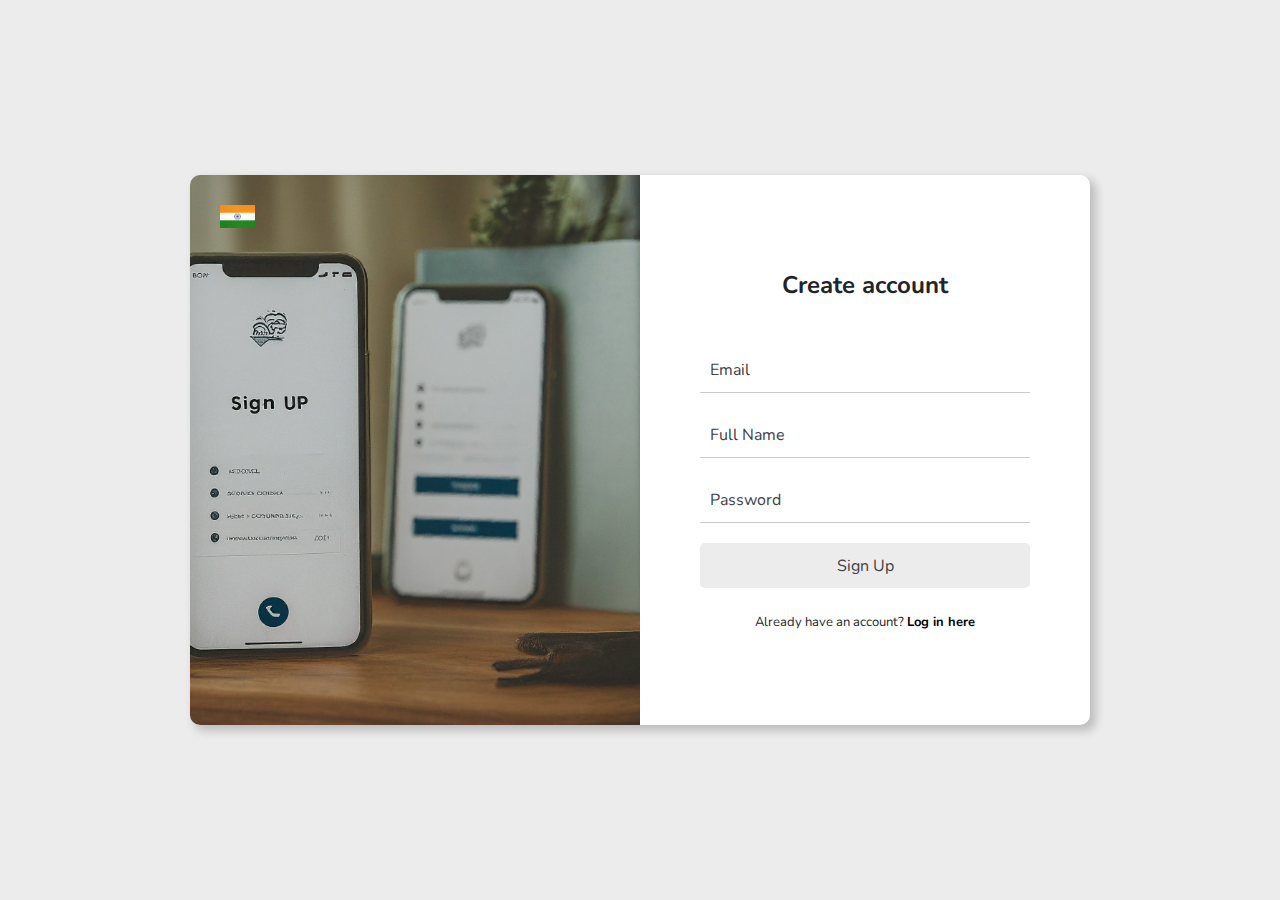
<file: index.html>
<!DOCTYPE html>
<html lang="en">
<head>
    <meta charset="UTF-8">
    <meta http-equiv="X-UA-Compatible" content="IE=edge">
    <meta name="viewport" content="width=device-width, initial-scale=1.0">
    <link rel="stylesheet" href="style.css">
    <link rel="stylesheet" href="https://cdn.jsdelivr.net/npm/bootstrap@5.2.3/dist/css/bootstrap.min.css">
    <title>IGNITE07</title>
</head>
<body>
    <div class="wrapper">
        <div class="container main">
            <div class="row">
                <div class="col-md-6 side-image">
                    <!-------Image-------->
                    <img src="1.jpg" alt="">
                    <div class="text">
                        <p> <i></i></p>
                    </div>
                </div>
                
                <div class="col-md-6 right">
                     <div class="input-box">
                        <header>Create account</header>
                        <div class="input-field">
                            <input type="text" class="input" id="email" required autocomplete="off">
                            <label for="email">Email</label>
                        </div>
                        <div class="input-field">
                            <input type="FullName" class="input" id="fullname" required>
                            <label for="FullName">Full Name</label>
                        </div>
                        <div class="input-field">
                            <input type="password" class="input" id="password" required>
                            <label for="password">Password</label>
                        </div>
                        
                        <div class="input-field">
                            <a href="login.html">
                            <input type="submit" class="submit" value="Sign Up">
                        </a> 
                        </div>
                        <div class="signin">
                            <span>Already have an account? <a href="login.html">Log in here</a></span>
                        </div>
                     </div>
                </div>
            </div>
        </div>
    </div>
</body>
</html>
</file>
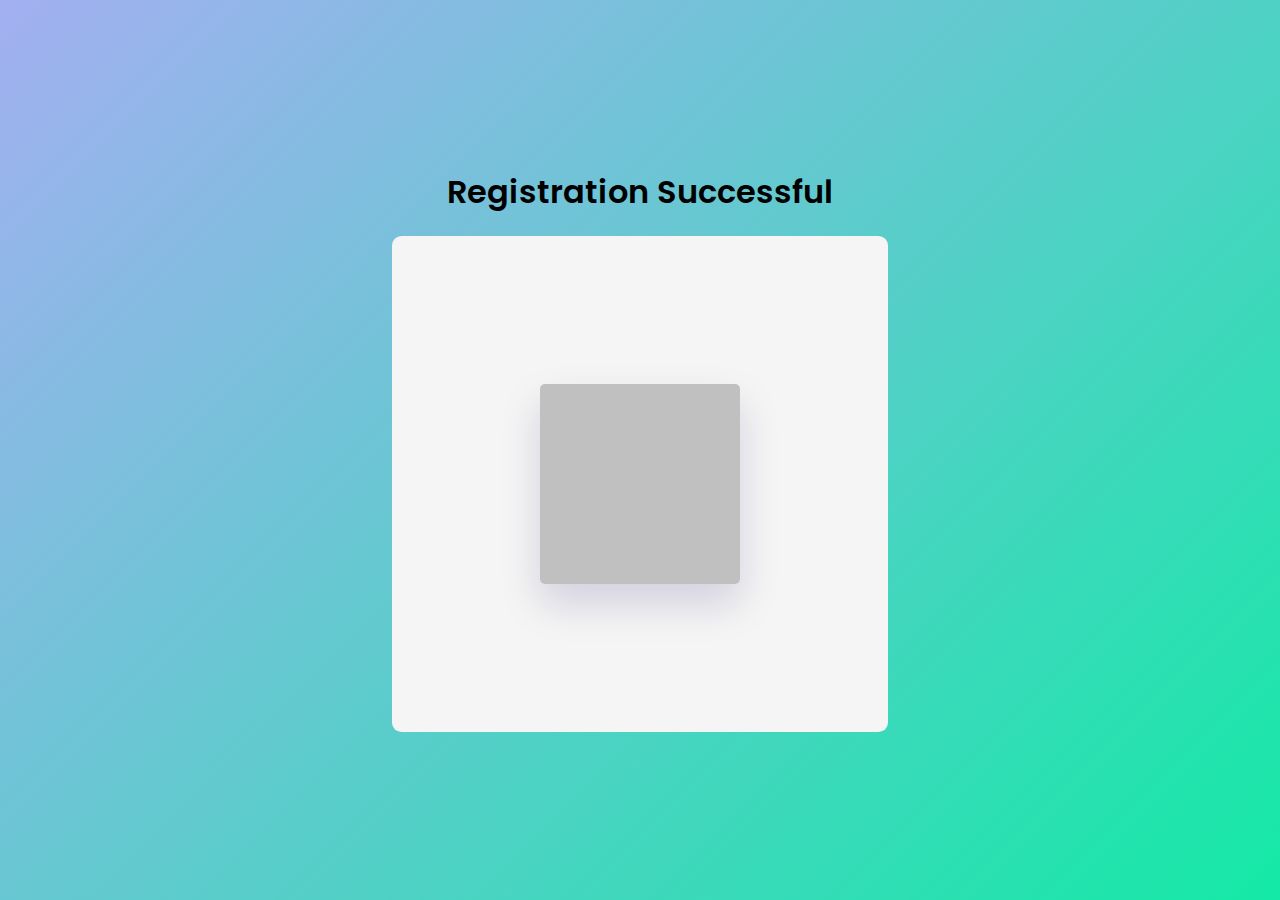
<file: scratchcard.html>
<!DOCTYPE html>
<html lang="en">
<head>
  <meta name="viewport" content="width=device-width, initial-scale=1.0" />
  <title>Scratch Card</title>
  <!-- Google Fonts -->
  <link href="https://fonts.googleapis.com/css2?family=Poppins:wght@400;600&display=swap" rel="stylesheet" />
  <!-- Stylesheet -->
  <link rel="stylesheet" href="scratchcard.css" />
</head>
<body>
  <header>Registration Successful</header>
  <div class="container">
    <!-- <div class="scratch-message">Please scratch it to win an exclusive reward</div> -->
    <div class="base">
      <h5>You Won</h5>
      <h3>10% Off On Java Course</h3>
      <h4>Redeem Code- IGNITE07</h4>
    </div>
    <canvas id="scratch" width="200" height="200"></canvas>
  </div>
  <!-- Script -->
  <script src="scratchcard.js"></script>
</body>
</html>
</file>
<file: style.css>
/* @import url('https://fonts.googleapis.com/css2?family=Nunito:wght@400;600;800&display=swap'); 

*{
    font-family: 'Poppins', sans-serif;
}
.wrapper{
    background: #ececec;
    padding: 0 20px 0 20px;
}
.main{
    display: flex;
    justify-content: center;
    align-items: center;
    min-height: 100vh;
}
.row{
    width: 900px;
    height: 550px;
    border-radius: 10px;
    background: #fff;
    box-shadow: 5px 5px 10px 1px rgba(0,0,0,0.2);
}
.side-image{
    background-image: url("images/2.jpg");
    background-position: center;
    background-size: cover;
    background-repeat: no-repeat;
    position: relative;
    border-radius: 10px 0 0 10px;
}
img{
    width: 35px;
    position: absolute;
    top: 30px;
    left: 30px;
}
.text{
    position: absolute;
    top: 50%;
    left: 50%;
    transform: translate(-50%, -50%);
}
.text p{
    color: #fff;
    font-size: 18px;
}
i{
    font-weight: 400;
    font-size: 15px;
}
.right{
    display: flex;
    justify-content: center;
    align-items: center;
    position: relative;
}
.input-box{
    width: 330px;
    box-sizing: border-box;
}
.input-box header{
    font-weight: 700;
    text-align: center;
    margin-bottom: 45px;
}
.input-field{
    display: flex;
    flex-direction: column;
    position: relative;
    padding: 0 10px 0 10px;
}
.input{
    height: 45px;
    width: 100%;
    background: transparent;
    border: none;
    border-bottom: 1px solid rgba(0,0,0,0.2);
    outline: none;
    margin-bottom: 20px;
    color: #40414a;
}
.input-box .input-field label{
    position: absolute;
    top: 10px;
    left: 10px;
    pointer-events: none;
    transition: .5s;
}
.input-field .input:focus ~ label{
    top: -10px;
    font-size: 13px;
}
.input-field .input:valid ~ label{
    top: -10px;
    font-size: 13px;
    color: #5d5076;
}
.input-field .input:focus, .input-field .input:valid{
    border-bottom: 1px solid #743ae1;
}
.submit{
    border: none;
    outline: none;
    height: 45px;
    background: #ececec;
    border-radius: 5px;
    transition: .4s;
}
.submit:hover{
    background: rgba(37, 95, 156,0.9);
    color: #fff;
}
.signin{
    text-align: center;
    font-size: small;
    margin-top: 25px;
}
span a{
    text-decoration: none;
    font-weight: 700;
    color: #000;
    transition: .5s;
}
span a:hover{
    text-decoration: underline;
    color: #000;
}
@media only screen and (max-width: 768px){
    .side-image{
        border-radius: 10px 10px 0 0;
    }
    img{
        width: 35px;
        position: absolute;
        top: 20px;
        left: 47%;
    }
    .text{
        position: absolute;
        top: 70%;
        text-align: center;
    }
    .text p,i{
        font-size: 17px;
    }
    .row{
        max-width: 420px;
        width: 100%;
    }
/* }  */

@import url('https://fonts.googleapis.com/css2?family=Nunito:wght@400;600;800&display=swap');

* {
    font-family: 'Nunito', sans-serif; /* Changed to Nunito */
    margin: 0;
    padding: 0;
    box-sizing: border-box;
}

.wrapper {
    background: #ececec;
    padding: 0 20px;
}

.main {
    display: flex;
    justify-content: center;
    align-items: center;
    min-height: 100vh;
}

.row {
    width: 900px;
    max-width: 100%;
    height: 550px;
    border-radius: 10px;
    background: #fff;
    box-shadow: 5px 5px 10px 1px rgba(0, 0, 0, 0.2);
    display: flex;
}

.side-image {
    background-image: url("Signup.jpeg");
    background-position: center;
    background-size: cover;
    background-repeat: no-repeat;
    position: relative;
    border-radius: 10px 0 0 10px;
    flex: 1;
}

img {
    width: 35px;
    position: absolute;
    top: 30px;
    left: 30px;
}

.text {
    position: absolute;
    top: 50%;
    left: 50%;
    transform: translate(-50%, -50%);
    text-align: center;
}

.text p {
    color: #fff;
    font-size: 18px;
    margin-bottom: 10px;
}

i {
    font-weight: 400;
    font-size: 15px;
}

.right {
    display: flex;
    justify-content: center;
    align-items: center;
    position: relative;
    flex: 1;
    padding: 20px;
}

.input-box {
    width: 100%;
    max-width: 330px;
    margin: auto;
}

.input-box header {
    font-weight: 700;
    text-align: center;
    margin-bottom: 45px;
    font-size: 1.5rem;
}

.input-field {
    position: relative;
    margin-bottom: 20px;
}

.input-field label {
    position: absolute;
    top: 10px;
    left: 10px;
    pointer-events: none;
    transition: .5s;
    color: #40414a;
}

.input {
    height: 45px;
    width: 100%;
    background: transparent;
    border: none;
    border-bottom: 1px solid rgba(0, 0, 0, 0.2);
    outline: none;
    color: #40414a;
    font-size: 1rem;
    padding: 0 10px;
}

.input-field .input:focus ~ label,
.input-field .input:valid ~ label {
    top: -10px;
    font-size: 13px;
    color: #5d5076;
}

.input-field .input:focus,
.input-field .input:valid {
    border-bottom: 1px solid #743ae1;
}

.submit {
    border: none;
    outline: none;
    height: 45px;
    background: #ececec;
    border-radius: 5px;
    transition: .4s;
    cursor: pointer;
    width: 100%;
    max-width: 330px;
    margin: auto;
    color: #40414a;
    font-size: 1rem;
}

.submit:hover {
    background: rgba(37, 95, 156, 0.9);
    color: #fff;
}

.signin {
    text-align: center;
    font-size: small;
    margin-top: 25px;
}

span a {
    text-decoration: none;
    font-weight: 700;
    color: #000;
    transition: .5s;
}

span a:hover {
    text-decoration: underline;
    color: #000;
}

@media only screen and (max-width: 768px) {
    .side-image {
        border-radius: 10px 10px 0 0;
    }

    img {
        width: 35px;
        top: 20px;
        left: 47%;
    }

    .text {
        top: 70%;
        text-align: center;
    }

    .text p,
    i {
        font-size: 17px;
    }

    .row {
        max-width: 100%;
        height: auto;
        flex-direction: column;
        align-items: center;
        justify-content: center;
    }

    .right {
        padding: 20px;
    }

    .input-box {
        width: 100%;
        max-width: 100%;
        margin: auto;
    }
}
</file>
<file: scratchcard.css>
* {
  padding: 0;
  margin: 0;
  box-sizing: border-box;
}

body {
  height: 100vh;
  background: linear-gradient(135deg, #a3aff1, #14e9a6);
  display: flex;
  flex-direction: column;
  align-items: center;
  justify-content: center;
  font-family: 'Poppins', sans-serif;
}

header {
  font-size: 2rem;
  font-weight: 600;
  margin-bottom: 20px;
  text-align: center;
}

.container {
  width: 31em;
  height: 31em;
  background-color: #f5f5f5;
  position: relative;
  border-radius: 0.6em;
  display: flex;
  flex-direction: column;
  align-items: center;
  justify-content: center;
}

.scratch-message {
  margin-bottom: 20px;
  font-size: 1.2em;
  text-align: center;
  color: #17013b;
}

.base,
#scratch {
  height: 200px;
  width: 200px;
  position: absolute;
  transform: translate(-50%, -50%);
  top: 50%;
  left: 50%;
  text-align: center;
  cursor: grabbing;
  border-radius: 0.3em;
}

.base {
  background-color: #ffffff;
  display: flex;
  flex-direction: column;
  align-items: center;
  justify-content: center;
  box-shadow: 0 1.2em 2.5em rgba(16, 2, 96, 0.15);
}

.base h3 {
  font-weight: 600;
  font-size: 1.5em;
  color: #17013b;
}

.base h4 {
  font-weight: 400;
  color: #746e7e;
}

#scratch {
  -webkit-tap-highlight-color: transparent;
  -webkit-touch-callout: none;
  -webkit-user-select: none;
  user-select: none;
}
</file>
